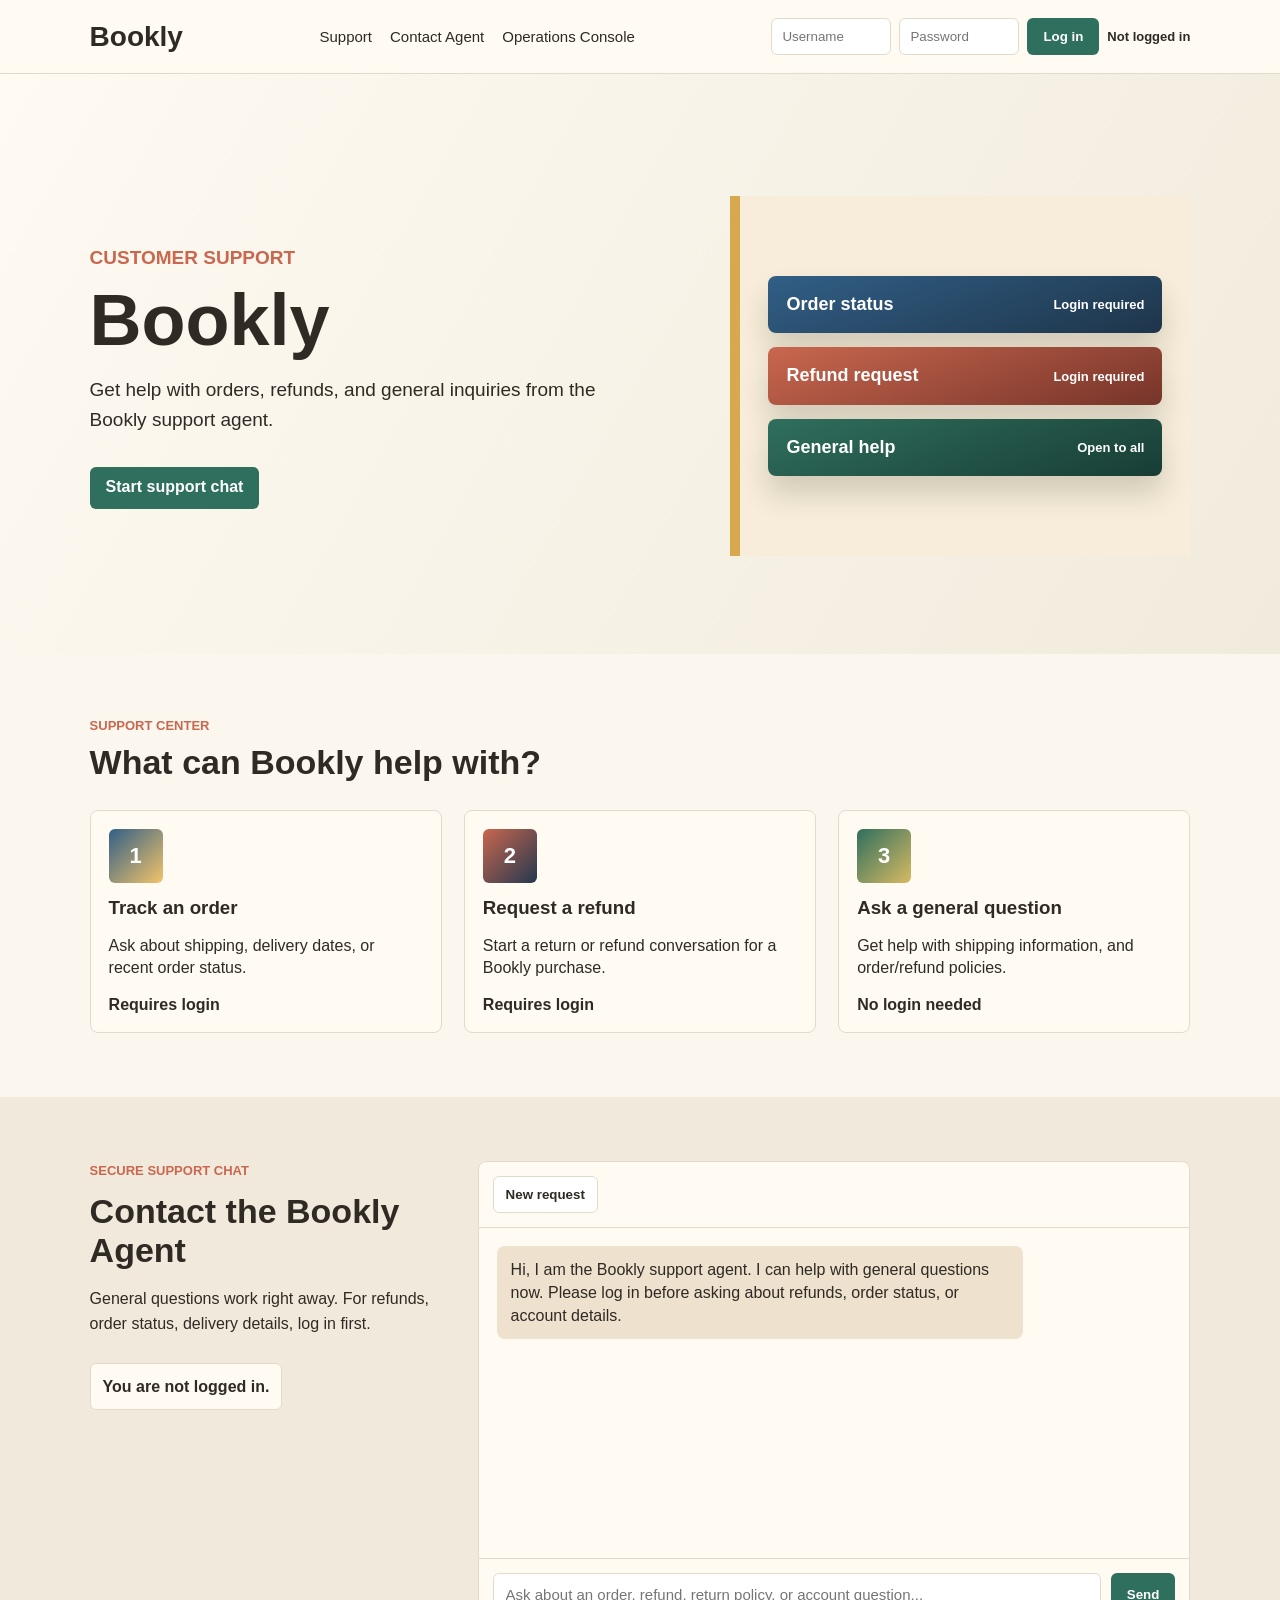
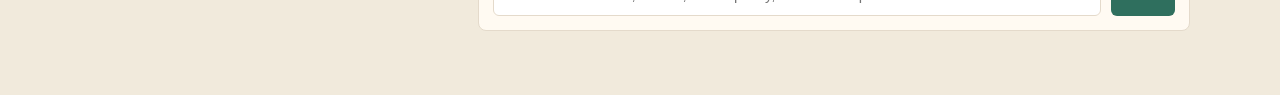
<file: public/index.html>
<!DOCTYPE html>
<html lang="en">
  <head>
    <meta charset="UTF-8" />
    <meta name="viewport" content="width=device-width, initial-scale=1.0" />
    <title>Bookly Customer Support</title>
    <link rel="stylesheet" href="styles.css" />
  </head>
  <body>
    <header class="top-bar">
      <a class="logo" href="#">Bookly</a>
      <nav class="nav-links" aria-label="Main navigation">
        <a href="#support">Support</a>
        <a href="#chat">Contact Agent</a>
        <a href="operations.html" target="_blank" rel="noopener">Operations Console</a>
      </nav>
      <form id="loginForm" class="login-form">
        <input id="usernameInput" type="text" placeholder="Username" autocomplete="username" />
        <input id="passwordInput" type="password" placeholder="Password" autocomplete="current-password" />
        <button type="submit">Log in</button>
        <span id="topLoginStatus" class="top-login-status">Not logged in</span>
      </form>
    </header>

    <main>
      <section class="hero">
        <div class="hero-text">
          <p class="eyebrow">Customer support</p>
          <h1>Bookly</h1>
          <p>
            Get help with orders, refunds, and general inquiries from the Bookly support agent.
          </p>
          <a class="hero-link" href="#chat">Start support chat</a>
        </div>
        <div class="support-panel" aria-label="Bookly support options">
          <div class="support-ticket ticket-one">
            <span>Order status</span>
            <strong>Login required</strong>
          </div>
          <div class="support-ticket ticket-two">
            <span>Refund request</span>
            <strong>Login required</strong>
          </div>
          <div class="support-ticket ticket-three">
            <span>General help</span>
            <strong>Open to all</strong>
          </div>
        </div>
      </section>

      <section id="support" class="featured-section">
        <div class="section-heading">
          <p class="eyebrow">Support center</p>
          <h2>What can Bookly help with?</h2>
        </div>

        <div class="book-grid">
          <article class="book-card">
            <div class="support-icon mini-cover-one">1</div>
            <h3>Track an order</h3>
            <p>Ask about shipping, delivery dates, or recent order status.</p>
            <strong>Requires login</strong>
          </article>

          <article class="book-card">
            <div class="support-icon mini-cover-two">2</div>
            <h3>Request a refund</h3>
            <p>Start a return or refund conversation for a Bookly purchase.</p>
            <strong>Requires login</strong>
          </article>

          <article class="book-card">
            <div class="support-icon mini-cover-three">3</div>
            <h3>Ask a general question</h3>
            <p>Get help with shipping information, and order/refund policies.</p>
            <strong>No login needed</strong>
          </article>
        </div>
      </section>

      <section id="chat" class="chat-section">
        <div class="chat-intro">
          <p class="eyebrow">Secure support chat</p>
          <h2>Contact the Bookly Agent</h2>
          <p>
            General questions work right away. For refunds, order status, delivery details, log in
            first.
          </p>
          <p id="loginStatus" class="login-status">You are not logged in.</p>
        </div>

        <div class="chat-box">
          <div class="chat-tools" aria-label="Chat tools">
            <button id="newRequestButton" class="chat-tool-button" type="button">
              New request
            </button>
          </div>

          <div id="chatMessages" class="chat-messages" aria-live="polite">
            <div class="message assistant-message">
              Hi, I am the Bookly support agent. I can help with general questions now. Please log
              in before asking about refunds, order status, or account details.
            </div>
          </div>

          <form id="chatForm" class="chat-form">
            <input
              id="chatInput"
              type="text"
              placeholder="Ask about an order, refund, return policy, or account question..."
              autocomplete="off"
              required
            />
            <button type="submit">Send</button>
          </form>
        </div>
      </section>
    </main>

    <script src="app.js"></script>
  </body>
</html>
</file>
<file: public/styles.css>
:root {
  --ink: #2f2a24;
  --paper: #fbf7ef;
  --cream: #fffaf2;
  --green: #2f6f5e;
  --blue: #315f86;
  --coral: #c9674f;
  --gold: #d7a84d;
  --line: #e4dacb;
}

* {
  box-sizing: border-box;
}

body {
  margin: 0;
  color: var(--ink);
  background: var(--paper);
  font-family: Arial, Helvetica, sans-serif;
}

a {
  color: inherit;
}

.top-bar {
  display: flex;
  align-items: center;
  justify-content: space-between;
  gap: 18px;
  padding: 18px 7vw;
  background: var(--cream);
  border-bottom: 1px solid var(--line);
  position: sticky;
  top: 0;
  z-index: 10;
}

.logo {
  font-size: 28px;
  font-weight: 800;
  text-decoration: none;
}

.nav-links {
  display: flex;
  gap: 18px;
  font-size: 15px;
}

.nav-links a {
  text-decoration: none;
}

.hero-link,
.chat-form button {
  min-height: 42px;
}

.login-form {
  display: flex;
  align-items: center;
  gap: 8px;
}

.login-form input {
  width: 120px;
  border: 1px solid var(--line);
  border-radius: 6px;
  padding: 10px;
}

.login-form button,
.hero-link,
.chat-form button {
  border: 0;
  background: var(--green);
  color: white;
  border-radius: 6px;
  padding: 11px 16px;
  font-weight: 700;
  cursor: pointer;
  text-decoration: none;
}

.top-login-status {
  font-size: 13px;
  font-weight: 700;
  white-space: nowrap;
}

.hero-link:hover,
.login-form button:hover,
.chat-form button:hover {
  background: #25594b;
}

.hero {
  display: grid;
  grid-template-columns: minmax(0, 1fr) minmax(280px, 460px);
  align-items: center;
  gap: 44px;
  min-height: 580px;
  padding: 72px 7vw 48px;
  background: linear-gradient(120deg, #fffaf2 0%, #f0ebdc 100%);
}

.hero h1 {
  margin: 0;
  font-size: 72px;
  line-height: 1;
}

.hero p {
  max-width: 540px;
  font-size: 19px;
  line-height: 1.6;
}

.eyebrow {
  margin: 0 0 10px;
  color: var(--coral);
  font-size: 13px;
  font-weight: 800;
  letter-spacing: 0;
  text-transform: uppercase;
}

.hero-link {
  display: inline-block;
  margin-top: 12px;
}

.support-panel {
  display: flex;
  flex-direction: column;
  justify-content: center;
  gap: 14px;
  min-height: 360px;
  padding: 28px;
  border-left: 10px solid var(--gold);
  background: #f7edda;
}

.support-ticket {
  display: flex;
  align-items: center;
  justify-content: space-between;
  gap: 16px;
  width: 100%;
  padding: 18px;
  color: white;
  border-radius: 8px;
  box-shadow: 0 18px 28px rgba(47, 42, 36, 0.18);
}

.support-ticket span {
  font-size: 18px;
  font-weight: 800;
  line-height: 1.2;
}

.support-ticket strong {
  font-size: 13px;
}

.ticket-one {
  background: linear-gradient(160deg, var(--blue), #1e354a);
}

.ticket-two {
  background: linear-gradient(160deg, var(--coral), #763429);
}

.ticket-three {
  background: linear-gradient(160deg, var(--green), #183d34);
}

.featured-section,
.chat-section {
  padding: 64px 7vw;
}

.section-heading h2,
.chat-intro h2 {
  margin: 0;
  font-size: 34px;
}

.book-grid {
  display: grid;
  grid-template-columns: repeat(3, minmax(0, 1fr));
  gap: 22px;
  margin-top: 28px;
}

.book-card {
  background: var(--cream);
  border: 1px solid var(--line);
  border-radius: 8px;
  padding: 18px;
}

.book-card h3 {
  margin: 14px 0 8px;
}

.book-card p {
  min-height: 44px;
  line-height: 1.4;
}

.support-icon {
  display: grid;
  place-items: center;
  width: 54px;
  height: 54px;
  color: white;
  font-size: 22px;
  font-weight: 800;
  border-radius: 6px;
}

.mini-cover-one {
  background: linear-gradient(135deg, var(--blue), #f3c469);
}

.mini-cover-two {
  background: linear-gradient(135deg, var(--coral), #24384f);
}

.mini-cover-three {
  background: linear-gradient(135deg, var(--green), #d8ba62);
}

.chat-section {
  display: grid;
  grid-template-columns: minmax(220px, 360px) minmax(0, 1fr);
  gap: 28px;
  align-items: start;
  background: #f1eadc;
}

.chat-intro p {
  line-height: 1.6;
}

.login-status {
  display: inline-block;
  margin-top: 10px;
  padding: 10px 12px;
  background: var(--cream);
  border: 1px solid var(--line);
  border-radius: 6px;
  font-weight: 700;
}

.chat-box {
  background: var(--cream);
  border: 1px solid var(--line);
  border-radius: 8px;
  overflow: hidden;
}

.chat-tools {
  display: flex;
  flex-wrap: wrap;
  gap: 10px;
  padding: 14px;
  border-bottom: 1px solid var(--line);
}

.chat-tool-button {
  border: 1px solid var(--line);
  background: white;
  color: var(--ink);
  border-radius: 6px;
  padding: 10px 12px;
  font-weight: 700;
  cursor: pointer;
}

.chat-tool-button:hover {
  border-color: var(--green);
}

.chat-messages {
  display: flex;
  flex-direction: column;
  gap: 12px;
  height: 330px;
  padding: 18px;
  overflow-y: auto;
}

.message {
  max-width: 78%;
  padding: 12px 14px;
  border-radius: 8px;
  line-height: 1.45;
}

.assistant-message {
  align-self: flex-start;
  background: #eee1cd;
}

.user-message {
  align-self: flex-end;
  background: var(--green);
  color: white;
}

.chat-form {
  display: flex;
  gap: 10px;
  padding: 14px;
  border-top: 1px solid var(--line);
}

.chat-form input {
  flex: 1;
  min-width: 0;
  border: 1px solid var(--line);
  border-radius: 6px;
  padding: 12px;
  font-size: 15px;
}

.operations-page {
  min-height: 100vh;
  background: #eef2f6;
}

.operations-top-bar {
  display: flex;
  align-items: center;
  justify-content: space-between;
  gap: 20px;
  padding: 16px max(24px, 5vw);
  background: white;
  border-bottom: 1px solid #d0d5dd;
}

.operations-top-bar > div {
  display: flex;
  align-items: center;
  gap: 10px;
}

.operations-top-bar .logo {
  color: var(--ink);
}

.product-divider {
  color: #98a2b3;
}

.back-link {
  padding: 9px 12px;
  color: #254e70;
  background: #eff6ff;
  border: 1px solid #bfdbfe;
  border-radius: 6px;
  font-size: 13px;
  font-weight: 700;
  text-decoration: none;
}

.operations-main {
  width: min(1400px, 100%);
  margin: 0 auto;
  padding: 32px max(20px, 4vw) 56px;
}

.operations-console {
  min-width: 0;
  color: #1d2939;
  background: #f8fafc;
  border: 1px solid #cbd5e1;
  border-radius: 8px;
  overflow: hidden;
  box-shadow: 0 16px 36px rgba(29, 41, 57, 0.12);
}

.console-heading {
  display: flex;
  align-items: flex-start;
  justify-content: space-between;
  gap: 20px;
  padding: 20px 22px 16px;
  background: white;
  border-bottom: 1px solid #e2e8f0;
}

.console-heading h1,
.console-heading h2 {
  margin: 2px 0 6px;
  font-size: 24px;
  line-height: 1.25;
}

.console-heading p {
  max-width: 680px;
  margin: 0;
  color: #667085;
  font-size: 13px;
  line-height: 1.5;
}

.console-kicker,
.panel-label {
  color: #475467 !important;
  font-size: 11px !important;
  font-weight: 800;
  text-transform: uppercase;
}

.console-tabs {
  display: flex;
  gap: 2px;
  padding: 0 12px;
  overflow-x: auto;
  background: white;
  border-bottom: 1px solid #e2e8f0;
}

.console-tab {
  flex: 0 0 auto;
  padding: 12px 10px;
  color: #667085;
  background: transparent;
  border: 0;
  border-bottom: 3px solid transparent;
  font-size: 12px;
  font-weight: 700;
  cursor: pointer;
}

.console-tab:hover,
.console-tab.active {
  color: #254e70;
  border-bottom-color: #315f86;
}

.console-panel {
  padding: 20px;
  background: #f8fafc;
}

.console-panel[hidden] {
  display: none;
}

.build-workspace {
  min-height: 620px;
  padding: 0;
  background: #f3f4f8;
}

.build-subnav {
  display: flex;
  justify-content: center;
  gap: 30px;
  padding: 0 18px;
  background: white;
  border-bottom: 1px solid #e2e8f0;
}

.build-subtab {
  padding: 15px 4px 12px;
  color: #98a2b3;
  background: transparent;
  border: 0;
  border-bottom: 3px solid transparent;
  font-size: 13px;
  font-weight: 700;
  cursor: pointer;
}

.build-subtab:hover,
.build-subtab.active {
  color: #1d2939;
  border-bottom-color: #4f46e5;
}

.build-view {
  width: min(1040px, 100%);
  margin: 0 auto;
  padding: 30px 24px 38px;
}

.build-view[hidden] {
  display: none;
}

.build-view-heading {
  display: flex;
  align-items: flex-start;
  justify-content: space-between;
  gap: 20px;
}

.build-view-heading h3 {
  margin: 3px 0 8px;
  font-size: 27px;
  line-height: 1.2;
}

.build-view-heading p {
  max-width: 680px;
  margin: 0;
  color: #667085;
  font-size: 13px;
  line-height: 1.5;
}

.add-snippet-button {
  padding: 9px 13px;
  color: white;
  background: #4f46e5;
  border: 0;
  border-radius: 6px;
  font-size: 12px;
  font-weight: 800;
  opacity: 0.6;
}

.knowledge-search {
  display: flex;
  align-items: center;
  gap: 12px;
  margin: 22px 0 16px;
  padding: 10px 14px;
  color: #667085;
  background: #e8e9f2;
  border: 1px solid #dde0eb;
  border-radius: 6px;
  font-size: 12px;
  font-weight: 700;
}

.knowledge-search input {
  flex: 1;
  min-width: 0;
  padding: 2px 0;
  color: #1d2939;
  background: transparent;
  border: 0;
  outline: 0;
  font-size: 13px;
}

.knowledge-layout {
  display: grid;
  grid-template-columns: 210px minmax(0, 1fr);
  gap: 16px;
  align-items: start;
}

.knowledge-filters {
  display: flex;
  flex-direction: column;
  gap: 9px;
  padding: 15px;
  color: #475467;
  background: #e8e9f2;
  border: 1px solid #dde0eb;
  border-radius: 6px;
  font-size: 12px;
}

.knowledge-filters strong {
  margin-top: 7px;
  color: #667085;
  font-size: 11px;
  text-transform: uppercase;
}

.knowledge-filters label {
  display: flex;
  align-items: flex-start;
  gap: 7px;
  line-height: 1.35;
}

.knowledge-filters input {
  margin: 1px 0 0;
  accent-color: #4f46e5;
}

.knowledge-results {
  display: flex;
  flex-direction: column;
  gap: 12px;
  min-width: 0;
}

.result-count {
  margin: 0;
  color: #667085;
  font-size: 11px;
  font-weight: 700;
}

.knowledge-snippet {
  padding: 15px;
  background: white;
  border: 1px solid #e2e8f0;
  border-radius: 6px;
}

.knowledge-snippet[hidden] {
  display: none;
}

.snippet-heading,
.snippet-heading > div {
  display: flex;
  align-items: center;
}

.snippet-heading {
  justify-content: space-between;
  gap: 12px;
}

.snippet-heading > div {
  display: grid;
  grid-template-columns: 28px minmax(0, 1fr);
  column-gap: 9px;
}

.source-mark {
  display: grid;
  grid-row: 1 / 3;
  place-items: center;
  width: 28px;
  height: 28px;
  color: #4338ca;
  background: #eef2ff;
  border-radius: 5px;
  font-size: 12px;
  font-weight: 800;
}

.snippet-heading strong {
  font-size: 13px;
}

.snippet-heading small {
  color: #98a2b3;
  font-size: 10px;
}

.snippet-copy {
  margin-top: 12px;
  padding: 12px;
  background: #f7f8fa;
  border: 1px solid #eef0f3;
  border-radius: 5px;
}

.snippet-copy strong {
  font-size: 12px;
}

.snippet-copy p {
  margin: 5px 0 0;
  color: #475467;
  font-size: 12px;
  line-height: 1.5;
}

.build-tool-list {
  margin-top: 20px;
  background: white;
  border: 1px solid #e2e8f0;
  border-radius: 6px;
  overflow: hidden;
}

.build-tool-list > div {
  display: grid;
  grid-template-columns: minmax(170px, 0.4fr) minmax(0, 1fr) 90px;
  gap: 14px;
  align-items: center;
  padding: 14px;
  border-bottom: 1px solid #e2e8f0;
  font-size: 12px;
}

.build-tool-list > div:last-child {
  border-bottom: 0;
}

.build-tool-list span {
  color: #667085;
}

.build-tool-list strong {
  color: #475467;
  font-size: 11px;
  text-align: right;
}

.suggestion-item {
  display: flex;
  align-items: flex-start;
  flex-direction: column;
  gap: 9px;
  margin-top: 20px;
  padding: 18px;
  background: white;
  border: 1px solid #e2e8f0;
  border-radius: 6px;
}

.suggestion-item p {
  margin: 0;
  color: #667085;
  font-size: 13px;
  line-height: 1.5;
}

.aop-search {
  display: flex;
  align-items: center;
  gap: 12px;
  margin: 22px 0 12px;
  padding: 10px 13px;
  color: #667085;
  background: white;
  border: 1px solid #dce1e8;
  border-radius: 6px;
  font-size: 12px;
  font-weight: 700;
}

.aop-search input {
  flex: 1;
  min-width: 0;
  padding: 2px 0;
  background: transparent;
  border: 0;
  outline: 0;
  font-size: 13px;
}

.aop-table {
  background: white;
  border: 1px solid #e2e8f0;
  border-radius: 6px;
  overflow: hidden;
}

.aop-row {
  display: grid;
  grid-template-columns: 100px minmax(190px, 1fr) 70px 100px 60px;
  gap: 12px;
  align-items: center;
  width: 100%;
  min-height: 48px;
  padding: 10px 14px;
  color: #344054;
  text-align: left;
  background: white;
  border: 0;
  border-bottom: 1px solid #eaecf0;
  font-size: 12px;
}

.aop-row:last-child {
  border-bottom: 0;
}

button.aop-row {
  cursor: pointer;
}

button.aop-row:hover {
  background: #f5f7ff;
}

.aop-table-header {
  min-height: 40px;
  color: #667085;
  background: #f8fafc;
  font-size: 11px;
  font-weight: 800;
}

.aop-row > span:first-child {
  display: flex;
  align-items: center;
  gap: 7px;
}

.status-dot {
  width: 8px;
  height: 8px;
  border-radius: 50%;
  background: #98a2b3;
}

.status-dot.live {
  background: #22c55e;
}

.status-dot.update {
  background: #eab308;
}

.status-dot.draft {
  background: #98a2b3;
}

#aopEditorView[hidden],
#aopListView[hidden] {
  display: none;
}

.aop-editor-title {
  display: grid;
  grid-template-columns: 36px minmax(0, 1fr) auto;
  gap: 14px;
  align-items: start;
}

.aop-editor-title h3 {
  margin: 3px 0 0;
  font-size: 24px;
}

.back-icon-button {
  display: grid;
  place-items: center;
  width: 34px;
  height: 34px;
  padding: 0;
  color: #344054;
  background: white;
  border: 1px solid #d0d5dd;
  border-radius: 50%;
  font-size: 18px;
  cursor: pointer;
}

.aop-editor-section {
  margin-top: 16px;
  padding: 18px;
  background: white;
  border: 1px solid #e2e8f0;
  border-radius: 6px;
}

.aop-editor-section h4,
.aop-logic-heading h4 {
  margin: 0;
  font-size: 14px;
}

.aop-editor-section p {
  margin: 10px 0 0;
  color: #475467;
  font-size: 13px;
  line-height: 1.55;
}

.aop-logic-heading {
  display: flex;
  align-items: center;
  justify-content: space-between;
  gap: 12px;
}

.aop-editor-hint {
  padding: 10px;
  background: #f2f4f7;
  border-radius: 5px;
}

.aop-logic-list {
  margin: 16px 0 0;
  padding-left: 22px;
}

.aop-logic-list li {
  margin: 10px 0;
  color: #344054;
  font-size: 13px;
  line-height: 1.55;
}

.panel-title-row {
  display: flex;
  align-items: flex-start;
  justify-content: space-between;
  gap: 14px;
}

.panel-title-row h3 {
  margin: 3px 0 0;
  font-size: 18px;
}

.panel-title-row h4 {
  margin: 3px 0 0;
  font-size: 16px;
}

.status-pill,
.data-label {
  display: inline-flex;
  align-items: center;
  min-height: 25px;
  padding: 4px 8px;
  border: 1px solid #d0d5dd;
  border-radius: 999px;
  color: #475467;
  background: white;
  font-size: 11px;
  font-weight: 800;
  white-space: nowrap;
}

.status-pill.success {
  color: #166534;
  background: #f0fdf4;
  border-color: #bbf7d0;
}

.status-pill.warning {
  color: #9a3412;
  background: #fff7ed;
  border-color: #fed7aa;
}

.latest-grid span,
.recommendation span {
  display: block;
  color: #667085;
  font-size: 11px;
  line-height: 1.35;
}

.overview-panel {
  padding: 30px clamp(20px, 5vw, 72px) 40px;
  background: #f3f4f8;
}

.overview-heading {
  display: flex;
  align-items: flex-end;
  justify-content: space-between;
  gap: 20px;
}

.overview-heading h3 {
  margin: 4px 0 0;
  color: #17151c;
  font-family: Georgia, "Times New Roman", serif;
  font-size: 38px;
  font-weight: 500;
  line-height: 1.1;
}

.overview-period {
  display: flex;
  align-items: center;
  gap: 10px;
  color: #475467;
  font-size: 12px;
}

.overview-metrics {
  display: grid;
  grid-template-columns: repeat(3, minmax(0, 1fr));
  gap: 12px;
  margin-top: 20px;
}

.overview-metric {
  min-width: 0;
  min-height: 112px;
  padding: 18px;
  background: white;
  border: 1px solid #e5e7eb;
  border-radius: 7px;
}

.overview-metric strong,
.overview-metric span,
.overview-metric small {
  display: block;
}

.overview-metric strong {
  color: #1d2939;
  font-family: Georgia, "Times New Roman", serif;
  font-size: 28px;
  font-weight: 500;
  line-height: 1;
}

.overview-metric span {
  margin-top: 10px;
  color: #667085;
  font-size: 12px;
}

.overview-metric small {
  margin-top: 6px;
  color: #98a2b3;
  font-size: 10px;
}

.overview-chart-card {
  margin-top: 12px;
  padding: 20px 20px 12px;
  background: white;
  border: 1px solid #e5e7eb;
  border-radius: 7px;
}

.overview-chart-heading {
  display: flex;
  align-items: flex-start;
  justify-content: space-between;
  gap: 18px;
}

.overview-chart-heading h4 {
  margin: 0;
  color: #17151c;
  font-family: Georgia, "Times New Roman", serif;
  font-size: 24px;
  font-weight: 500;
}

.overview-chart-heading p {
  margin: 5px 0 0;
  color: #667085;
  font-size: 11px;
}

.chart-legend {
  display: flex;
  flex-wrap: wrap;
  justify-content: flex-end;
  gap: 14px;
  color: #667085;
  font-size: 11px;
}

.chart-legend span {
  display: inline-flex;
  align-items: center;
  gap: 6px;
}

.legend-swatch {
  width: 9px;
  height: 9px;
  border-radius: 2px;
}

.legend-swatch.resolved {
  background: #5b67d8;
}

.legend-swatch.handed-off {
  background: #e87955;
}

.overview-chart {
  display: block;
  width: 100%;
  height: auto;
  margin-top: 12px;
  aspect-ratio: 900 / 280;
}

.chart-grid line {
  stroke: #e7e9ee;
  stroke-width: 1;
}

.chart-axis-labels {
  fill: #98a2b3;
  font-family: Arial, Helvetica, sans-serif;
  font-size: 10px;
}

.chart-area,
.chart-line {
  vector-effect: non-scaling-stroke;
}

.handoff-area {
  fill: url(#handoffArea);
}

.resolved-area {
  fill: url(#resolvedArea);
}

.chart-line {
  fill: none;
  stroke-linecap: round;
  stroke-linejoin: round;
  stroke-width: 2;
}

.handoff-line {
  stroke: #e15f38;
}

.resolved-line {
  stroke: #505bc7;
}

.csat-section {
  margin-top: 34px;
}

.csat-section-heading,
.csat-chart-heading {
  display: flex;
  align-items: flex-start;
  justify-content: space-between;
  gap: 18px;
}

.csat-section-heading h3 {
  margin: 4px 0 0;
  color: #17151c;
  font-family: Georgia, "Times New Roman", serif;
  font-size: 30px;
  font-weight: 500;
}

.csat-metrics {
  display: grid;
  grid-template-columns: repeat(3, minmax(0, 1fr));
  gap: 12px;
  margin-top: 16px;
}

.csat-chart-card {
  margin-top: 12px;
  padding: 20px;
  background: white;
  border: 1px solid #e5e7eb;
  border-radius: 7px;
}

.csat-chart-heading h4 {
  margin: 0;
  color: #17151c;
  font-family: Georgia, "Times New Roman", serif;
  font-size: 24px;
  font-weight: 500;
}

.csat-chart-heading p {
  margin: 5px 0 0;
  color: #667085;
  font-size: 11px;
}

.weekly-average {
  display: inline-flex;
  align-items: center;
  gap: 7px;
  color: #667085;
  font-size: 11px;
}

.weekly-average i {
  width: 12px;
  height: 12px;
  background: #7168e8;
  border: 3px solid #e7e7fb;
  border-radius: 50%;
  box-sizing: content-box;
}

.csat-chart-layout {
  display: grid;
  grid-template-columns: minmax(250px, 0.72fr) minmax(0, 1.28fr);
  gap: 24px;
  align-items: stretch;
  margin-top: 18px;
}

.csat-distribution {
  padding: 14px;
  background: #f3f4f7;
  border-radius: 6px;
}

.csat-score-row {
  display: grid;
  grid-template-columns: 12px 18px minmax(0, 1fr) 38px;
  gap: 8px;
  align-items: center;
  min-height: 34px;
  color: #344054;
  font-size: 11px;
}

.csat-score-row strong {
  font-weight: 500;
}

.csat-score-row small {
  color: #667085;
  text-align: right;
}

.score-swatch {
  width: 10px;
  height: 10px;
  border-radius: 1px;
}

.score-5 {
  background: #49b83f;
}

.score-4 {
  background: #5b67d8;
}

.score-3 {
  background: #18a9b8;
}

.score-2 {
  background: #e99a0c;
}

.score-1 {
  background: #d64545;
}

.csat-score-bar {
  display: flex;
  height: 9px;
  margin-top: 10px;
  overflow: hidden;
  border-radius: 3px;
}

.csat-score-bar i {
  display: block;
  height: 100%;
}

.csat-score-bar .score-5 {
  width: 48%;
}

.csat-score-bar .score-4 {
  width: 17.4%;
}

.csat-score-bar .score-3 {
  width: 5.1%;
}

.csat-score-bar .score-2 {
  width: 8%;
}

.csat-score-bar .score-1 {
  width: 21.5%;
}

.csat-trend {
  min-width: 0;
}

.csat-trend svg {
  display: block;
  width: 100%;
  height: 100%;
  min-height: 230px;
}

.csat-grid line {
  stroke: #e5e7eb;
  stroke-width: 1;
}

.csat-axis-labels {
  fill: #98a2b3;
  font-family: Arial, Helvetica, sans-serif;
  font-size: 10px;
}

.csat-area {
  fill: url(#csatArea);
}

.csat-line {
  fill: none;
  stroke: #554bd8;
  stroke-linecap: round;
  stroke-width: 2;
  vector-effect: non-scaling-stroke;
}

.overview-latest {
  margin-top: 22px;
  padding-top: 18px;
  border-top: 1px solid #dfe3ea;
}

.tag-row {
  display: flex;
  flex-wrap: wrap;
  gap: 7px;
}

.tag-row span {
  padding: 5px 8px;
  color: #344054;
  background: #eef2f6;
  border-radius: 4px;
  font-size: 11px;
  font-weight: 700;
}

.tag-row span.deflected {
  color: #166534;
  background: #dcfce7;
}

.tag-row span.flagged {
  color: #b42318;
  background: #fee4e2;
}

.tag-row span.criteria {
  color: #4338ca;
  background: #e8e7fb;
}

.latest-grid {
  display: grid;
  grid-template-columns: repeat(4, minmax(0, 1fr));
  gap: 1px;
  margin-top: 18px;
  background: #e2e8f0;
  border: 1px solid #e2e8f0;
  border-radius: 6px;
  overflow: hidden;
}

.latest-grid > div {
  min-width: 0;
  padding: 12px;
  background: white;
}

.latest-grid strong {
  display: block;
  margin-top: 5px;
  font-size: 13px;
  line-height: 1.35;
  overflow-wrap: anywhere;
}

.aop-columns {
  display: grid;
  grid-template-columns: minmax(0, 0.8fr) minmax(0, 1.2fr);
  gap: 16px;
  margin-top: 16px;
}

.latest-watchtower {
  padding: 16px;
  background: white;
  border: 1px solid #e2e8f0;
  border-radius: 6px;
}

.latest-watchtower p {
  margin: 0;
  color: #667085;
  font-size: 12px;
  line-height: 1.55;
}

.insights-panel {
  padding: 30px clamp(20px, 5vw, 72px) 40px;
  background: #f3f4f8;
}

.insights-page-heading,
.insights-chart-heading {
  display: flex;
  align-items: flex-start;
  justify-content: space-between;
  gap: 18px;
}

.insights-page-heading h3 {
  margin: 4px 0 0;
  color: #17151c;
  font-family: Georgia, "Times New Roman", serif;
  font-size: 38px;
  font-weight: 500;
}

.insights-filter {
  display: grid;
  grid-template-columns: repeat(3, minmax(0, 1fr));
  gap: 4px;
  margin-top: 20px;
  padding: 5px;
  background: #e5e5f0;
  border-radius: 7px;
}

.insights-filter-button {
  min-height: 34px;
  padding: 7px 12px;
  color: #475467;
  background: transparent;
  border: 0;
  border-radius: 5px;
  font-size: 12px;
  font-weight: 800;
  cursor: pointer;
}

.insights-filter-button.active {
  color: #1d2939;
  background: white;
  box-shadow: 0 1px 3px rgba(29, 41, 57, 0.12);
}

.insights-chart-card {
  margin-top: 20px;
  padding: 22px;
  background: white;
  border: 1px solid #e5e7eb;
  border-radius: 7px;
}

.insights-chart-heading h4 {
  margin: 0;
  color: #17151c;
  font-family: Georgia, "Times New Roman", serif;
  font-size: 27px;
  font-weight: 500;
}

.insights-chart-heading p {
  margin: 7px 0 0;
  color: #667085;
  font-size: 12px;
}

.insights-visual {
  display: grid;
  grid-template-columns: minmax(280px, 0.9fr) minmax(300px, 1.1fr);
  gap: 38px;
  align-items: center;
  min-height: 390px;
  padding: 26px clamp(0px, 4vw, 52px);
}

.insights-donut {
  position: relative;
  display: grid;
  place-items: center;
  justify-self: center;
  width: min(300px, 78vw);
  aspect-ratio: 1;
  background: conic-gradient(#e87955 0 31%, #5b67d8 31% 55%, #72c86a 55% 72%, #e9a23b 72% 84%, #8667d7 84% 92%, #cfd3dc 92% 100%);
  border-radius: 50%;
}

.insights-donut::after {
  position: absolute;
  width: 47%;
  aspect-ratio: 1;
  background: white;
  border-radius: 50%;
  content: "";
}

.insights-donut > div {
  position: relative;
  z-index: 1;
  text-align: center;
}

.insights-donut strong,
.insights-donut span {
  display: block;
}

.insights-donut strong {
  color: #1d2939;
  font-family: Georgia, "Times New Roman", serif;
  font-size: 26px;
  font-weight: 500;
}

.insights-donut span {
  margin-top: 4px;
  color: #667085;
  font-size: 10px;
}

.insights-legend {
  display: grid;
  gap: 3px;
}

.insights-legend > div {
  display: grid;
  grid-template-columns: 12px minmax(0, 1fr) 42px;
  gap: 10px;
  align-items: center;
  min-height: 42px;
  padding: 7px 0;
  border-bottom: 1px solid #eef2f6;
  color: #344054;
  font-size: 12px;
}

.insights-legend > div:last-child {
  border-bottom: 0;
}

.insights-legend strong {
  text-align: right;
}

.insight-color {
  width: 10px;
  height: 10px;
  border-radius: 2px;
}

.insight-color.returns {
  background: #e87955;
}

.insight-color.orders {
  background: #5b67d8;
}

.insight-color.shipping {
  background: #72c86a;
}

.insight-color.damaged {
  background: #e9a23b;
}

.insight-color.escalation {
  background: #8667d7;
}

.insight-color.other {
  background: #cfd3dc;
}

.insights-live-classification {
  display: grid;
  grid-template-columns: minmax(190px, 0.35fr) minmax(0, 1fr);
  gap: 18px;
  align-items: start;
  padding-top: 16px;
  border-top: 1px solid #e2e8f0;
}

.insights-live-classification span {
  display: block;
  color: #667085;
  font-size: 10px;
  font-weight: 700;
  text-transform: uppercase;
}

.insights-live-classification strong {
  display: block;
  margin-top: 5px;
  color: #254e70;
  font-size: 13px;
}

.insights-live-classification p {
  margin: 0;
  color: #667085;
  font-size: 12px;
  line-height: 1.55;
}

.aop-meta {
  display: flex;
  align-items: center;
  flex-wrap: wrap;
  justify-content: flex-end;
  gap: 6px;
}

.aop-meta > span:not(.status-pill) {
  padding: 5px 7px;
  color: #475467;
  background: #f2f4f7;
  border-radius: 4px;
  font-size: 11px;
  font-weight: 700;
}

code {
  padding: 2px 4px;
  color: #254e70;
  background: #eff6ff;
  border-radius: 3px;
  font-family: Consolas, monospace;
  font-size: 0.92em;
  overflow-wrap: anywhere;
}

.conversations-panel {
  min-height: 650px;
  padding: 0;
  background: white;
}

.conversations-workspace {
  display: grid;
  grid-template-columns: 270px minmax(340px, 1fr) 300px;
  min-height: 650px;
}

.conversation-list-pane,
.conversation-overview-pane {
  min-width: 0;
  background: #f8f9fc;
}

.conversation-list-pane {
  border-right: 1px solid #e2e8f0;
}

.conversation-list-heading {
  padding: 20px 16px 14px;
}

.conversation-list-heading h3 {
  margin: 3px 0 15px;
  font-size: 25px;
}

.conversation-search {
  display: flex;
  align-items: center;
  gap: 9px;
  padding: 9px 11px;
  background: #e8e9f2;
  border-radius: 6px;
  color: #667085;
  font-size: 11px;
}

.conversation-search input {
  flex: 1;
  min-width: 0;
  background: transparent;
  border: 0;
  outline: 0;
  font-size: 12px;
}

.conversation-list-meta {
  display: flex;
  justify-content: space-between;
  padding: 10px 16px;
  border-top: 1px solid #e2e8f0;
  border-bottom: 1px solid #e2e8f0;
  color: #667085;
  font-size: 10px;
}

.conversation-list {
  display: flex;
  flex-direction: column;
}

.conversation-row {
  display: grid;
  grid-template-columns: minmax(0, 1fr) auto;
  gap: 7px;
  width: 100%;
  min-height: 82px;
  padding: 13px 16px;
  color: #344054;
  text-align: left;
  background: transparent;
  border: 0;
  border-bottom: 1px solid #e2e8f0;
}

button.conversation-row {
  cursor: pointer;
}

.conversation-row.active {
  background: #eef2ff;
  box-shadow: inset 3px 0 #4f46e5;
}

.conversation-row[hidden] {
  display: none;
}

.conversation-row strong {
  grid-column: 1 / -1;
  font-size: 12px;
  line-height: 1.35;
}

.conversation-row small {
  grid-column: 1 / -1;
  color: #98a2b3;
  font-size: 10px;
}

.conversation-tag {
  justify-self: start;
  padding: 4px 6px;
  color: #4338ca;
  background: #e0e7ff;
  border-radius: 4px;
  font-size: 9px;
  font-weight: 800;
}

.conversation-tag.warning {
  color: #9a3412;
  background: #ffedd5;
}

.conversation-transcript-pane {
  display: flex;
  min-width: 0;
  flex-direction: column;
  background: white;
}

.conversation-person-heading {
  display: flex;
  align-items: center;
  justify-content: space-between;
  gap: 12px;
  min-height: 62px;
  padding: 12px 16px;
  border-bottom: 1px solid #e2e8f0;
}

.conversation-person-heading div {
  display: flex;
  flex-direction: column;
  gap: 4px;
}

.conversation-person-heading div span {
  color: #667085;
  font-size: 10px;
}

.conversation-transcript {
  display: flex;
  flex: 1;
  flex-direction: column;
  gap: 14px;
  min-height: 520px;
  padding: 22px;
  overflow-y: auto;
  background: #fcfcfd;
}

.conversation-empty {
  margin: auto;
  color: #667085;
  font-size: 12px;
}

.transcript-message {
  display: flex;
  flex-direction: column;
  gap: 5px;
  max-width: 78%;
}

.transcript-message span {
  color: #98a2b3;
  font-size: 9px;
  font-weight: 700;
}

.transcript-message p {
  margin: 0;
  padding: 11px 13px;
  background: #e5edf5;
  border-radius: 6px;
  font-size: 12px;
  line-height: 1.5;
  white-space: pre-wrap;
}

.transcript-message.user {
  align-self: flex-end;
  align-items: flex-end;
}

.transcript-message.user p {
  color: white;
  background: #2f2a24;
}

.conversation-overview-pane {
  border-left: 1px solid #e2e8f0;
}

.conversation-overview-section {
  padding: 16px;
  border-bottom: 1px solid #e2e8f0;
}

.conversation-overview-section h4 {
  margin: 0 0 14px;
  font-size: 13px;
}

.conversation-overview-section > span,
.review-qa label > span {
  display: block;
  margin-top: 13px;
  color: #667085;
  font-size: 10px;
  font-weight: 800;
}

.conversation-overview-section p {
  margin: 5px 0 0;
  color: #344054;
  font-size: 11px;
  line-height: 1.5;
}

.conversation-overview-section .tag-row {
  margin-top: 7px;
}

.conversation-overview-section dl {
  margin: 0;
}

.conversation-overview-section dl div {
  display: grid;
  grid-template-columns: 80px minmax(0, 1fr);
  gap: 10px;
  padding: 8px 0;
  border-bottom: 1px solid #eaecf0;
  font-size: 11px;
}

.conversation-overview-section dt {
  color: #667085;
  font-weight: 700;
}

.conversation-overview-section dd {
  margin: 0;
  overflow-wrap: anywhere;
}

.review-qa button {
  padding: 0;
  color: #4f46e5;
  background: transparent;
  border: 0;
  font-size: 11px;
  font-weight: 800;
  opacity: 0.65;
}

.review-qa select {
  width: 100%;
  margin-top: 5px;
  padding: 8px;
  background: white;
  border: 1px solid #d0d5dd;
  border-radius: 5px;
  font-size: 11px;
}

.review-qa .qa-check {
  display: flex;
  align-items: center;
  gap: 7px;
  margin-top: 14px;
  color: #475467;
  font-size: 11px;
}

.qa-check input {
  accent-color: #4f46e5;
}

.watchtower-page-heading,
.watchtower-card-heading,
.preview-heading {
  display: flex;
  align-items: flex-start;
  justify-content: space-between;
  gap: 18px;
}

.watchtower-page-heading h3,
.preview-heading h3 {
  margin: 3px 0 7px;
  font-size: 27px;
}

.watchtower-page-heading p,
.preview-heading p {
  margin: 0;
  color: #667085;
  font-size: 13px;
  line-height: 1.5;
}

.watchtower-card-grid {
  display: grid;
  grid-template-columns: repeat(2, minmax(0, 1fr));
  gap: 16px;
  margin-top: 22px;
}

.watchtower-card {
  min-width: 0;
  padding: 20px;
  background: white;
  border: 1px solid #e2e8f0;
  border-radius: 6px;
}

.watchtower-card-heading h4 {
  margin: 0 0 5px;
  font-size: 15px;
}

.watchtower-card-heading div > span,
.watchtower-card-note {
  color: #667085;
  font-size: 11px;
}

.watchtower-card-metrics {
  display: grid;
  grid-template-columns: 1fr 1fr;
  gap: 10px;
  margin-top: 18px;
}

.watchtower-card-metrics > div {
  padding: 12px;
  border: 1px solid #e2e8f0;
  border-radius: 6px;
}

.watchtower-card-metrics span {
  display: block;
  color: #667085;
  font-size: 10px;
}

.watchtower-card-metrics strong {
  display: block;
  margin-top: 7px;
  font-size: 17px;
}

.chart-heading {
  display: flex;
  justify-content: space-between;
  margin-top: 20px;
  color: #475467;
  font-size: 11px;
  font-weight: 700;
}

.chart-heading small {
  color: #98a2b3;
  font-weight: 700;
}

.bar-chart {
  display: flex;
  align-items: flex-end;
  gap: 7px;
  height: 150px;
  margin-top: 10px;
  padding: 12px 10px 0;
  border-left: 1px solid #d0d5dd;
  border-bottom: 1px solid #d0d5dd;
}

.bar-chart i {
  flex: 1;
  height: var(--bar-height);
  min-width: 5px;
  background: #315f86;
  border-radius: 2px 2px 0 0;
}

.sentiment-chart i {
  background: #c9674f;
}

.watchtower-card-note {
  margin: 14px 0 0;
  line-height: 1.45;
}

.preview-panel {
  min-height: 620px;
}

.preview-mode {
  display: inline-flex;
  padding: 3px;
  background: #e8e9f2;
  border-radius: 6px;
}

.preview-mode-button {
  padding: 8px 13px;
  color: #667085;
  background: transparent;
  border: 0;
  border-radius: 4px;
  font-size: 12px;
  font-weight: 800;
  cursor: pointer;
}

.preview-mode-button.active {
  color: #1d2939;
  background: white;
  box-shadow: 0 1px 3px rgba(29, 41, 57, 0.12);
}

.preview-view[hidden] {
  display: none;
}

.preview-canvas {
  width: min(900px, 100%);
  margin: 24px auto 0;
  padding: 24px;
  background: #e8f3fb;
  border: 1px solid #d6e7f3;
  border-radius: 6px;
}

.preview-chat-window,
.email-compose,
.email-preview-response {
  background: white;
  border: 1px solid #d0d5dd;
  border-radius: 6px;
}

.preview-chat-header {
  display: flex;
  align-items: center;
  justify-content: space-between;
  padding: 13px 15px;
  border-bottom: 1px solid #e2e8f0;
}

.preview-chat-header span,
.preview-response > span,
.email-preview-response > span {
  color: #667085;
  font-size: 11px;
  font-weight: 700;
}

.preview-response {
  min-height: 210px;
  padding: 20px;
}

.preview-response p,
.email-preview-response p {
  margin: 12px 0;
  color: #344054;
  font-size: 14px;
  line-height: 1.55;
}

.preview-response small,
.email-preview-response small {
  color: #667085;
  font-size: 11px;
}

.preview-input-row {
  display: flex;
  gap: 10px;
  padding: 13px;
  border-top: 1px solid #e2e8f0;
}

.preview-input-row input {
  flex: 1;
  min-width: 0;
  padding: 11px;
  border: 1px solid #d0d5dd;
  border-radius: 5px;
}

.preview-input-row button,
.email-compose > button {
  padding: 10px 14px;
  color: white;
  background: #315f86;
  border: 0;
  border-radius: 5px;
  font-weight: 800;
  cursor: pointer;
}

.email-preview-canvas {
  display: grid;
  grid-template-columns: minmax(0, 1.2fr) minmax(260px, 0.8fr);
  gap: 16px;
}

.email-compose {
  display: flex;
  flex-direction: column;
  overflow: hidden;
}

.email-compose label {
  display: grid;
  grid-template-columns: 65px minmax(0, 1fr);
  align-items: center;
  padding: 10px 12px;
  border-bottom: 1px solid #e2e8f0;
}

.email-compose label span {
  color: #667085;
  font-size: 12px;
}

.email-compose input,
.email-compose textarea {
  min-width: 0;
  padding: 8px;
  border: 1px solid #d0d5dd;
  border-radius: 5px;
  font: inherit;
}

.email-compose .email-body-label {
  align-items: start;
}

.email-compose textarea {
  min-height: 180px;
  resize: vertical;
}

.email-compose > button {
  align-self: flex-end;
  margin: 12px;
}

.email-preview-response {
  min-height: 100%;
  padding: 18px;
}

.email-preview-response strong {
  display: block;
  margin-top: 12px;
}

.latest-watchtower {
  margin-top: 16px;
}

.recommendation {
  margin-top: 13px;
  padding: 12px;
  background: #f2f4f7;
  border-left: 3px solid #315f86;
}

.recommendation strong {
  display: block;
  margin-top: 4px;
  font-size: 13px;
  line-height: 1.45;
}

.test-table {
  margin-top: 16px;
  background: white;
  border: 1px solid #e2e8f0;
  border-radius: 6px;
  overflow: hidden;
}

.test-run-context {
  display: flex;
  align-items: center;
  gap: 9px;
  color: #475467;
  font-size: 11px;
}

.test-run-context small {
  padding: 4px 7px;
  color: #667085;
  background: white;
  border: 1px solid #d0d5dd;
  border-radius: 999px;
  font-size: 10px;
  font-weight: 800;
  text-transform: uppercase;
}

.test-table-header,
.test-summary {
  display: grid;
  grid-template-columns: minmax(0, 1.1fr) minmax(0, 1.3fr) 70px 90px;
  gap: 12px;
  align-items: center;
}

.test-table-header {
  padding: 11px 13px;
  color: #667085;
  background: #f2f4f7;
  border-bottom: 1px solid #e2e8f0;
  font-size: 11px;
  font-weight: 800;
  text-transform: uppercase;
}

.test-row {
  border-bottom: 1px solid #e2e8f0;
  font-size: 12px;
  line-height: 1.4;
}

.test-row:last-child {
  border-bottom: 0;
}

.test-summary {
  padding: 12px 13px;
  cursor: pointer;
  list-style: none;
}

.test-summary::-webkit-details-marker {
  display: none;
}

.test-summary:hover {
  background: #f8fafc;
}

.test-status.pass,
.checkpoint-status.pass {
  color: #166534;
}

.expand-label {
  color: #315f86;
  font-size: 11px;
  font-weight: 800;
}

.test-details {
  padding: 4px 13px 16px;
  background: #fbfcfe;
  border-top: 1px solid #eef2f6;
}

.checkpoint-list {
  display: grid;
  gap: 0;
  margin: 0;
  padding: 0 0 0 28px;
}

.checkpoint-list li {
  position: relative;
  padding: 9px 64px 9px 0;
  color: #344054;
  border-bottom: 1px solid #eef2f6;
}

.checkpoint-status {
  position: absolute;
  top: 9px;
  right: 0;
  font-size: 11px;
}

.checkpoint-status.fail {
  color: #b42318;
}

.evaluation-rationale {
  display: grid;
  grid-template-columns: 130px minmax(0, 1fr);
  gap: 12px;
  margin: 14px 0 0;
  padding: 12px;
  color: #475467;
  background: white;
  border-left: 3px solid #315f86;
  font-size: 11px;
  line-height: 1.5;
}

.evaluation-rationale strong {
  color: #1d2939;
}

.test-row.failed-test {
  background: #fff8f7;
  box-shadow: inset 3px 0 #d92d20;
}

.test-status.fail {
  color: #b42318;
}

.test-review-button {
  width: fit-content;
  padding: 7px 10px;
  color: #344054;
  background: white;
  border: 1px solid #d0d5dd;
  border-radius: 5px;
  font-size: 11px;
  font-weight: 800;
  cursor: pointer;
}

.test-details .test-review-button {
  margin-top: 12px;
}

.test-review-button:hover {
  color: #254e70;
  border-color: #98a2b3;
}

.test-row.latest-test {
  background: #eff6ff;
  box-shadow: inset 3px 0 #315f86;
}

@media (max-width: 800px) {
  .top-bar,
  .login-form,
  .chat-form {
    align-items: stretch;
    flex-direction: column;
  }

  .login-form input {
    width: 100%;
  }

  .nav-links {
    flex-wrap: wrap;
  }

  .hero,
  .chat-section {
    grid-template-columns: 1fr;
  }

  .hero h1 {
    font-size: 52px;
  }

  .support-panel {
    min-height: 280px;
  }

  .book-grid {
    grid-template-columns: 1fr;
  }

  .message {
    max-width: 92%;
  }

  .operations-top-bar {
    align-items: flex-start;
    flex-direction: column;
  }

  .operations-main {
    padding: 18px 12px 36px;
  }

  .build-subnav {
    justify-content: flex-start;
    gap: 20px;
    overflow-x: auto;
  }

  .build-view,
  .build-workspace {
    min-height: 0;
  }

  .build-view {
    padding: 22px 14px 28px;
  }

  .build-view-heading {
    flex-direction: column;
  }

  .knowledge-layout,
  .build-tool-list > div {
    grid-template-columns: 1fr;
  }

  .build-tool-list strong {
    text-align: left;
  }

  .console-heading,
  .panel-title-row,
  .watchtower-page-heading,
  .preview-heading {
    align-items: stretch;
    flex-direction: column;
  }

  .overview-metrics,
  .csat-metrics,
  .csat-chart-layout,
  .latest-grid,
  .watchtower-card-grid,
  .watchtower-card-metrics,
  .insights-visual,
  .insights-live-classification,
  .aop-columns,
  .email-preview-canvas {
    grid-template-columns: 1fr;
  }

  .overview-heading,
  .overview-chart-heading,
  .csat-section-heading,
  .csat-chart-heading,
  .insights-page-heading,
  .insights-chart-heading {
    align-items: flex-start;
    flex-direction: column;
  }

  .overview-period {
    align-items: flex-start;
    flex-direction: column;
  }

  .overview-chart-card {
    overflow-x: auto;
  }

  .overview-chart {
    min-width: 620px;
  }

  .chart-legend {
    justify-content: flex-start;
  }

  .csat-trend {
    overflow-x: auto;
  }

  .csat-trend svg {
    min-width: 560px;
  }

  .insights-filter-button {
    padding: 7px 4px;
    font-size: 11px;
  }

  .insights-visual {
    min-height: 0;
    padding: 28px 0;
  }

  .aop-table {
    overflow-x: auto;
  }

  .aop-row {
    min-width: 620px;
  }

  .aop-editor-title {
    grid-template-columns: 36px minmax(0, 1fr);
  }

  .aop-editor-title .aop-meta {
    grid-column: 2;
    justify-content: flex-start;
  }

  .preview-canvas {
    padding: 12px;
  }

  .preview-input-row {
    flex-direction: column;
  }

  .email-compose label {
    grid-template-columns: 1fr;
    gap: 6px;
  }

  .conversations-workspace {
    grid-template-columns: 1fr;
  }

  .conversation-list-pane,
  .conversation-overview-pane {
    border: 0;
  }

  .conversation-list {
    max-height: 300px;
    overflow-y: auto;
  }

  .conversation-transcript {
    min-height: 400px;
  }

  .conversation-overview-pane {
    border-top: 1px solid #e2e8f0;
  }

  .test-run-context {
    align-items: flex-start;
    flex-direction: column;
  }

  .test-table-header {
    display: none;
  }

  .test-summary {
    grid-template-columns: minmax(0, 1fr) auto;
    gap: 6px 10px;
  }

  .test-summary > span:first-child,
  .test-summary > span:nth-child(2) {
    grid-column: 1 / -1;
  }

  .evaluation-rationale {
    grid-template-columns: 1fr;
    gap: 5px;
  }
}
</file>
